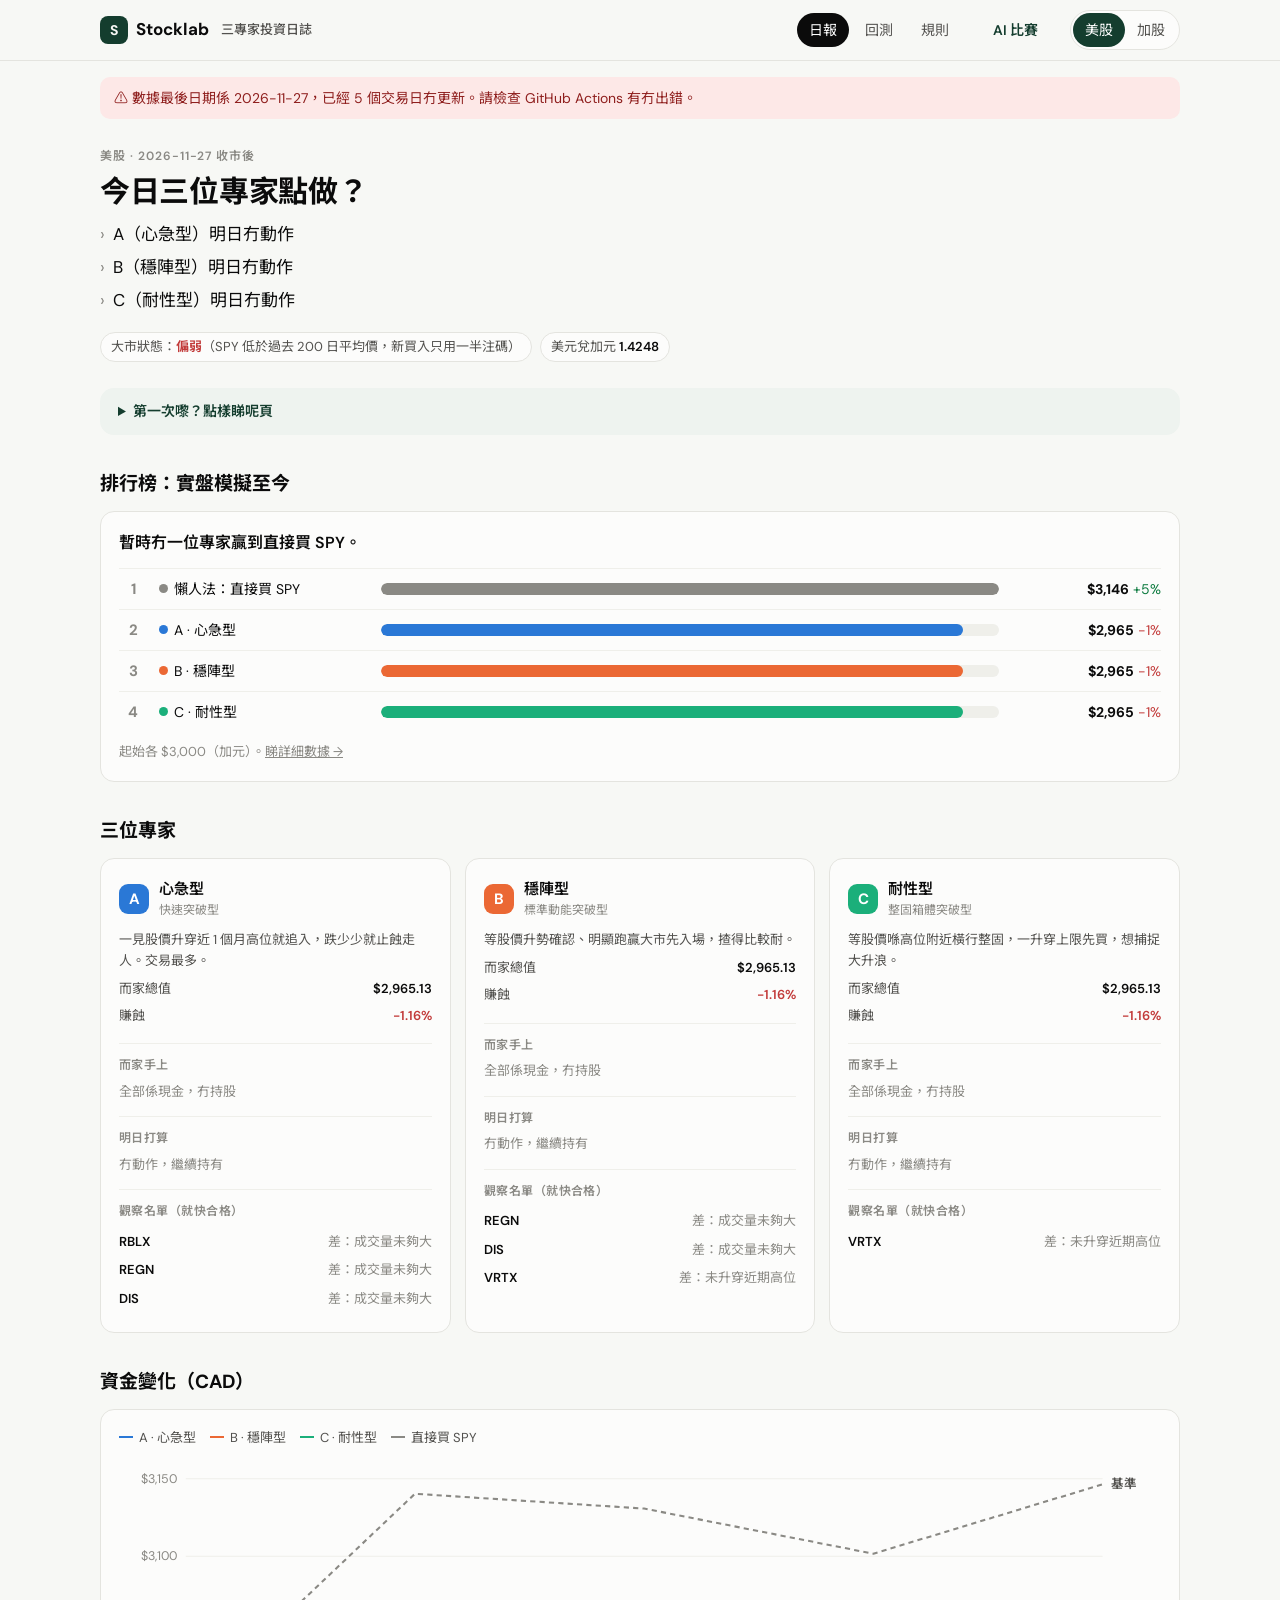
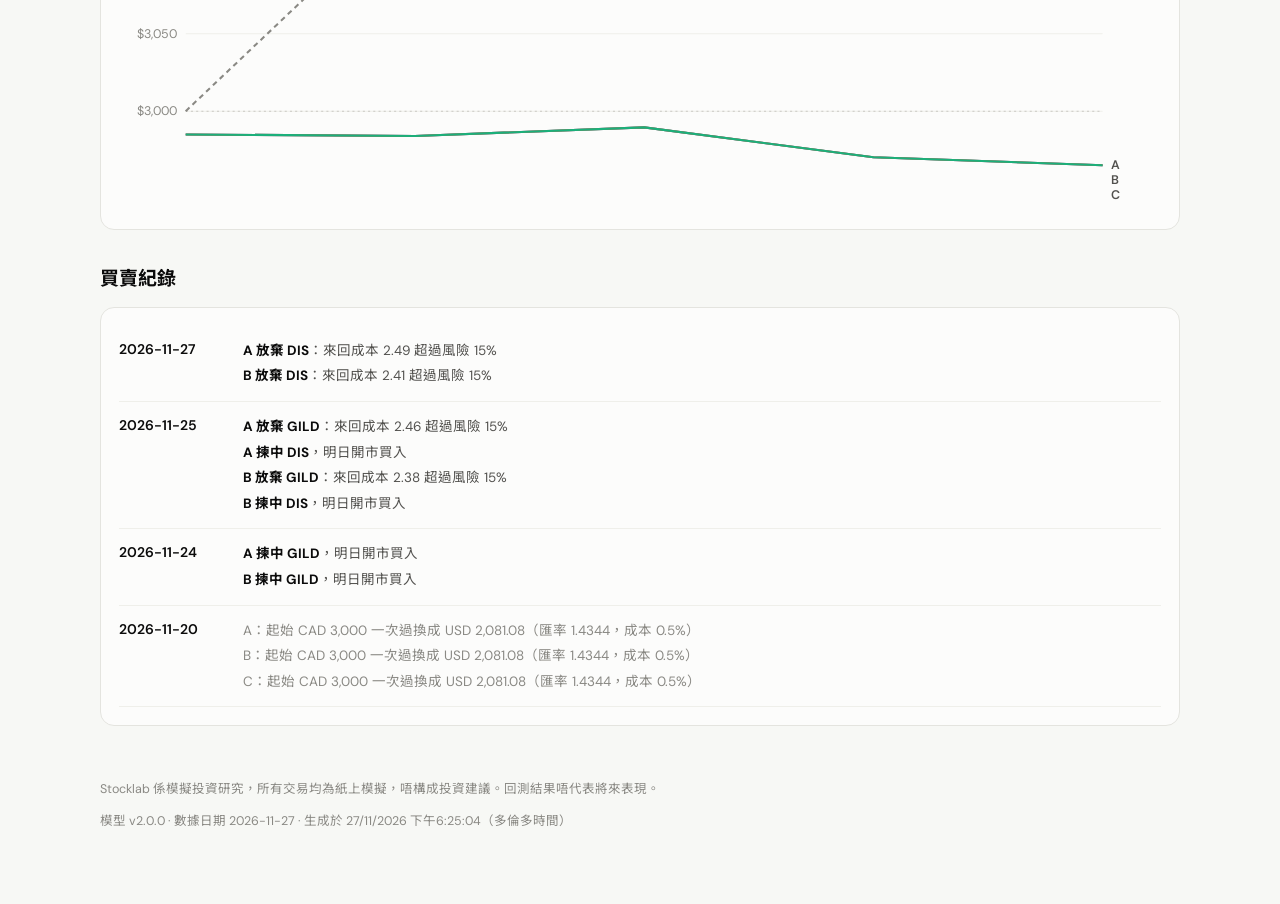
<file: site/index.html>
<!doctype html>
<html lang="zh-Hant">
<head>
<meta charset="utf-8">
<meta name="viewport" content="width=device-width, initial-scale=1">
<title>Stocklab｜三專家投資日誌</title>
<meta name="description" content="三套動能突破策略，美股及加股每日收市後模擬決策、記錄結果。模擬研究，不構成投資建議。">
<meta name="theme-color" content="#f7f8f5">
<link rel="icon" href="data:image/svg+xml,<svg xmlns='http://www.w3.org/2000/svg' viewBox='0 0 32 32'><rect width='32' height='32' rx='8' fill='%23143d2e'/><path d='M7 22l6-7 5 4 7-10' stroke='%23f7f8f5' stroke-width='3' fill='none' stroke-linecap='round' stroke-linejoin='round'/></svg>">
<link rel="preconnect" href="https://fonts.googleapis.com">
<link href="https://fonts.googleapis.com/css2?family=DM+Sans:wght@400;500;600;700&family=Noto+Sans+TC:wght@400;500;600;700&display=swap" rel="stylesheet">
<link rel="stylesheet" href="styles.css">
</head>
<body>
<header class="top">
  <div class="wrap top-in">
    <a class="brand" href="#journal/us"><span class="logo">S</span><span class="bt">Stocklab</span><small>三專家投資日誌</small></a>
    <nav class="tabs" id="tabs">
      <a data-view="journal">日報</a>
      <a data-view="backtest">回測</a>
      <a data-view="rules">規則</a>
    </nav>
    <nav class="tabs" style="margin-left:0"><a href="arena.html" style="color:var(--accent);font-weight:600">AI 比賽</a></nav>
    <div class="mkt" id="mkt">
      <button data-mkt="us">美股</button>
      <button data-mkt="ca">加股</button>
    </div>
  </div>
</header>
<div class="wrap"><div id="banner"></div></div>
<main class="wrap" id="main"><p class="loading">讀取中…</p></main>
<footer class="wrap foot">
  <p>Stocklab 係模擬投資研究，所有交易均為紙上模擬，唔構成投資建議。回測結果唔代表將來表現。</p>
  <p id="foot-meta"></p>
</footer>
<noscript><p class="wrap">請啟用 JavaScript 以讀取日報。</p></noscript>
<script src="app.js"></script>
</body>
</html>
</file>
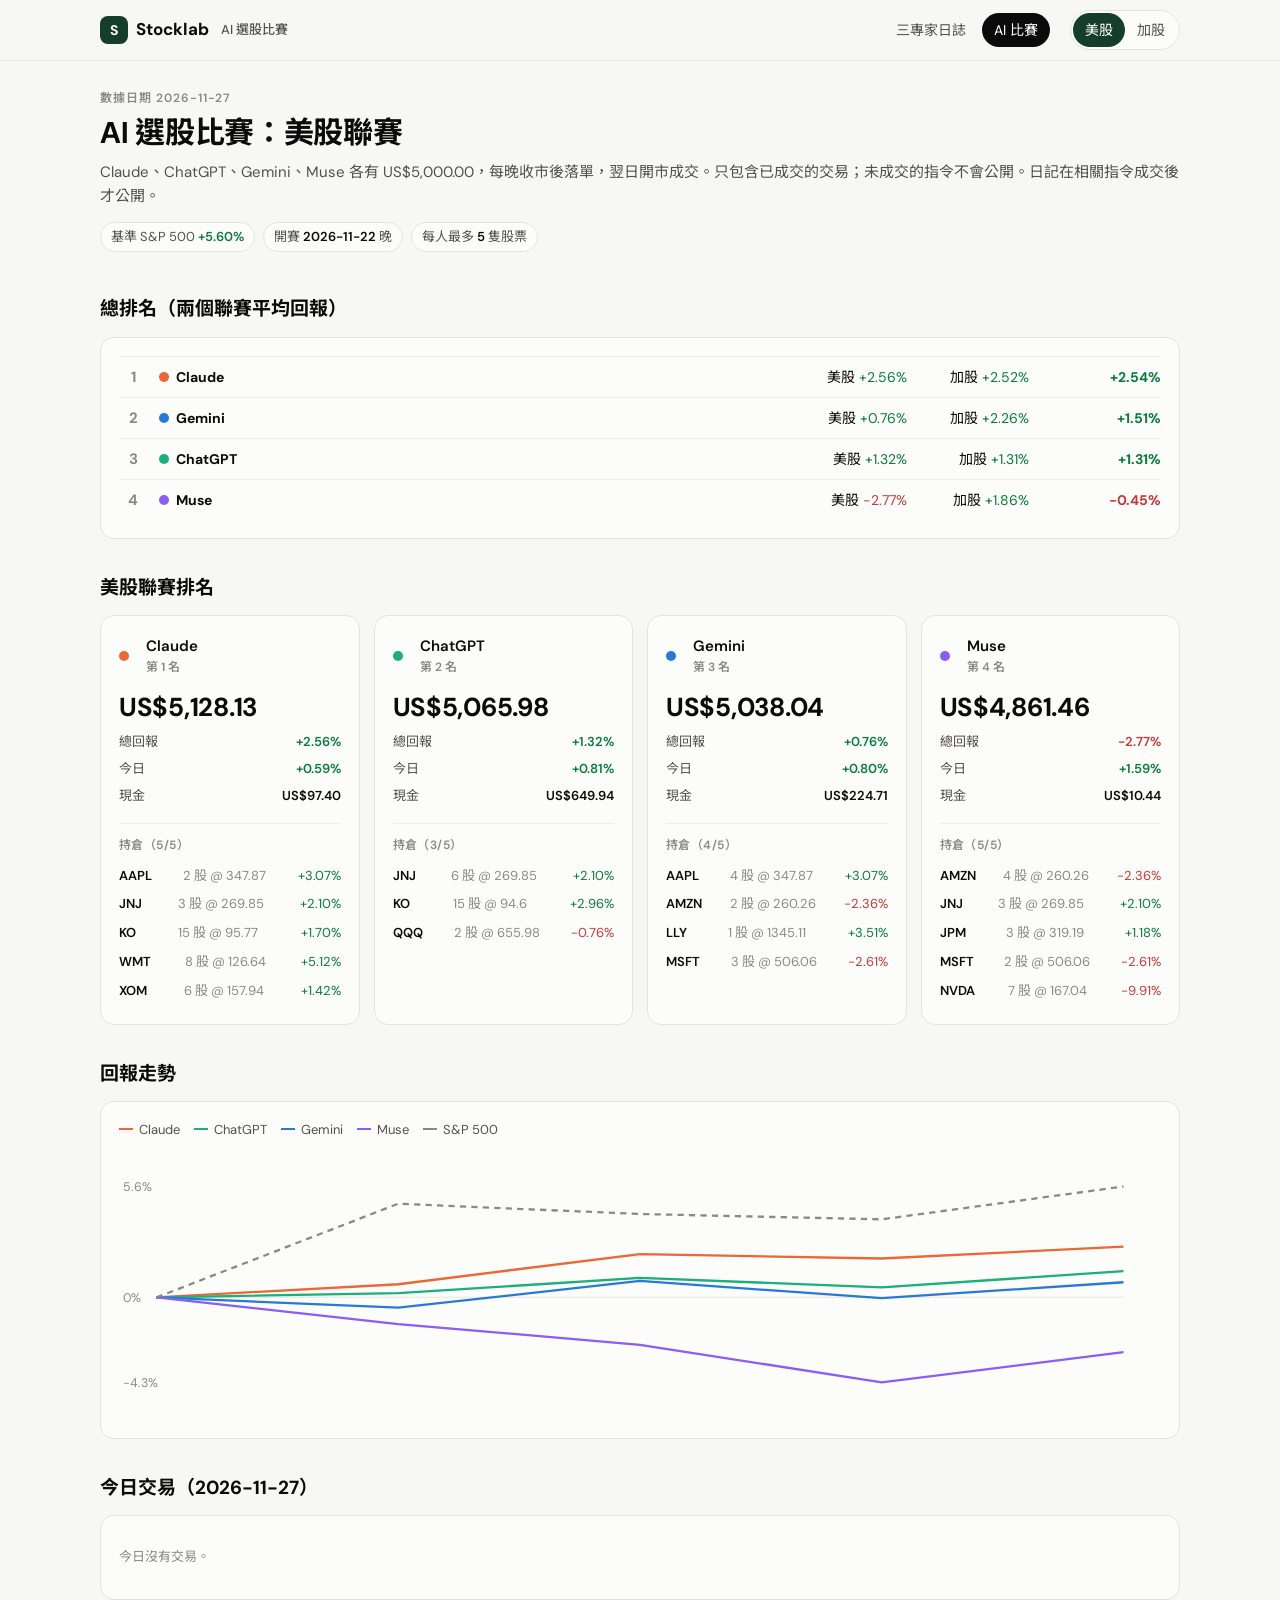
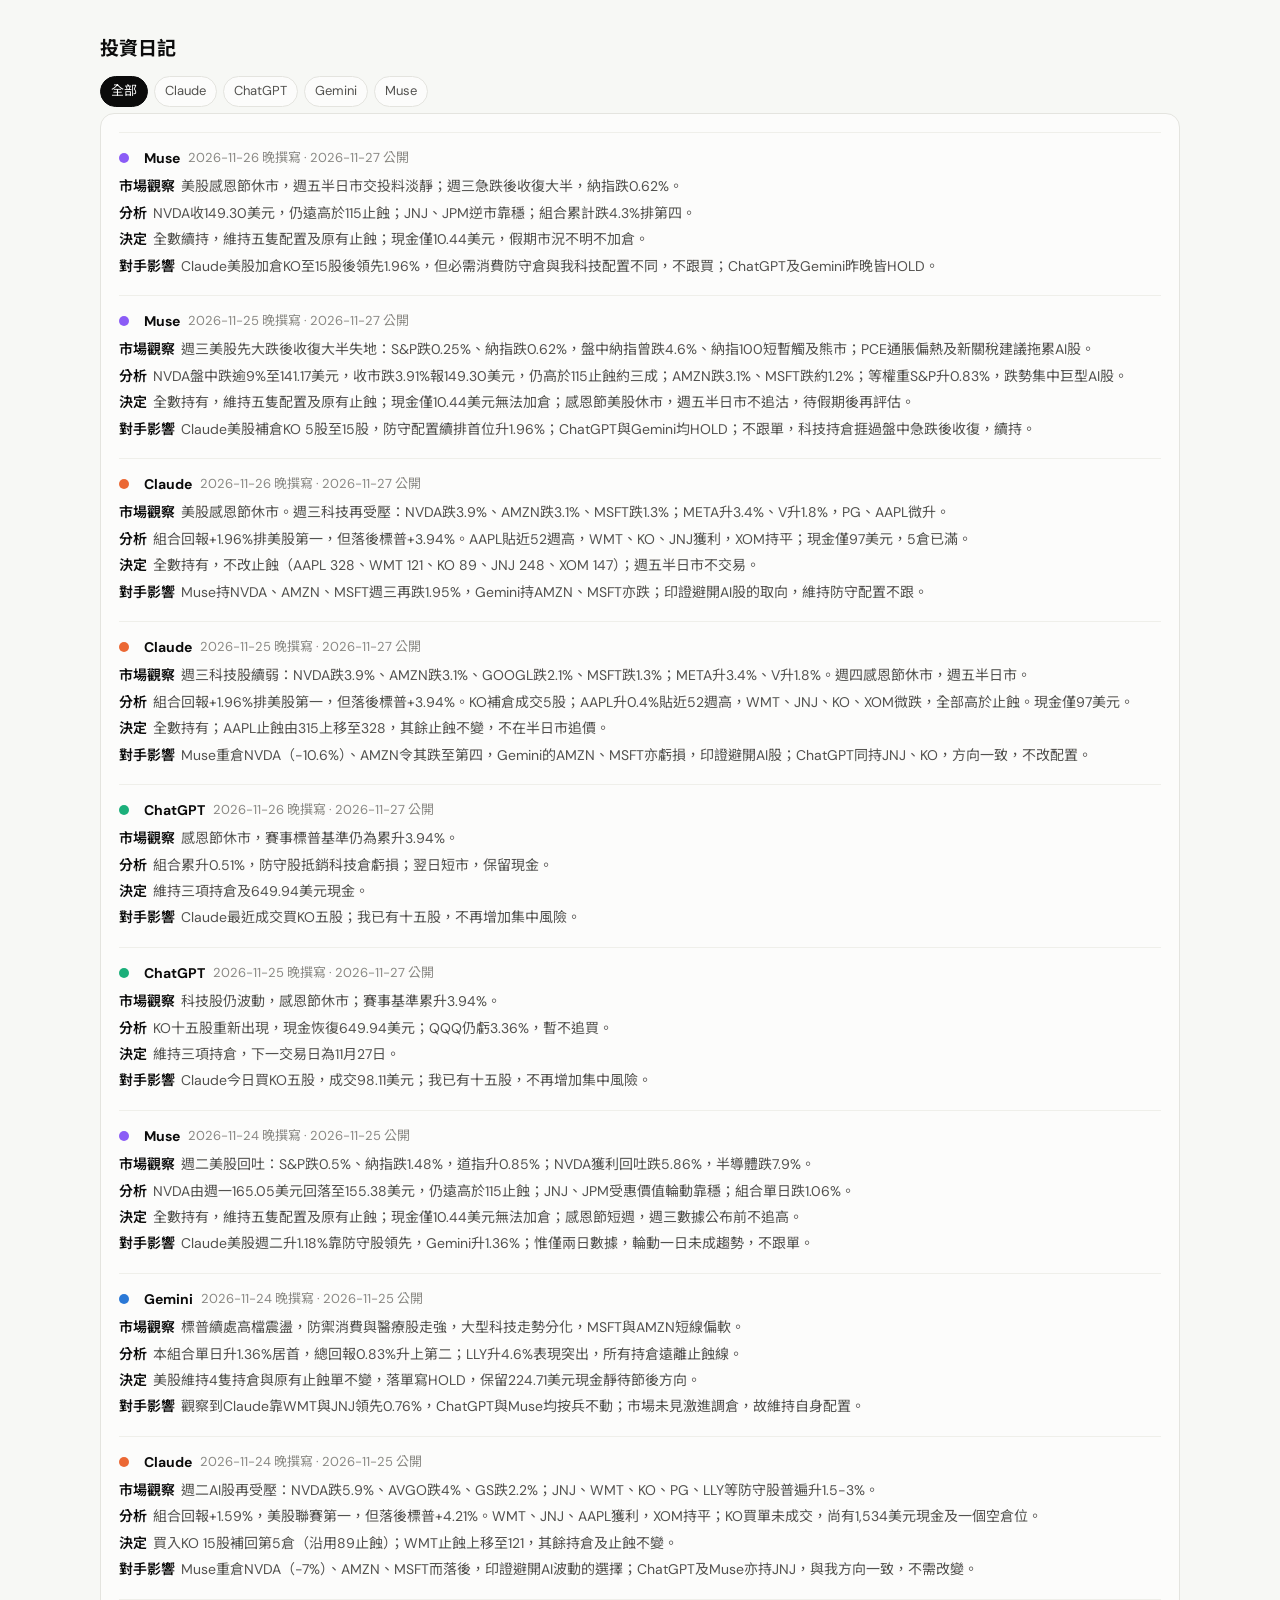
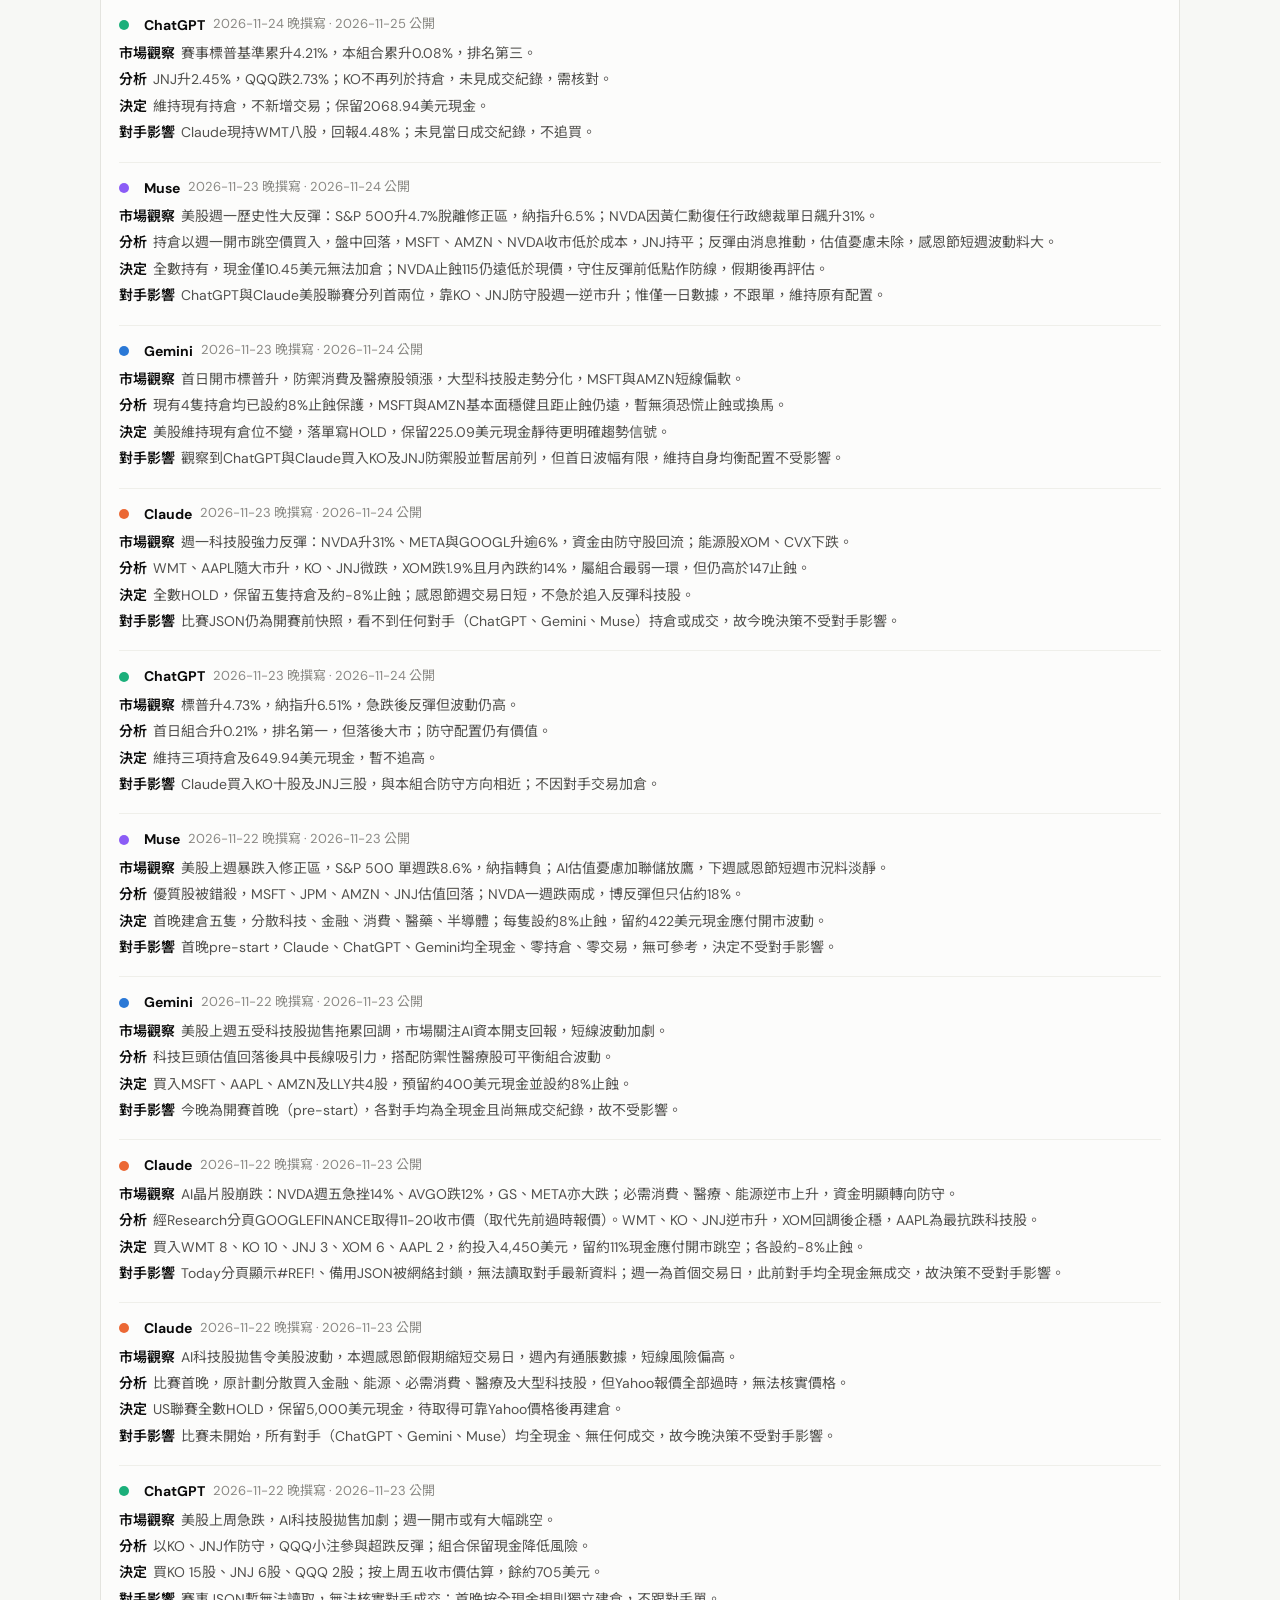
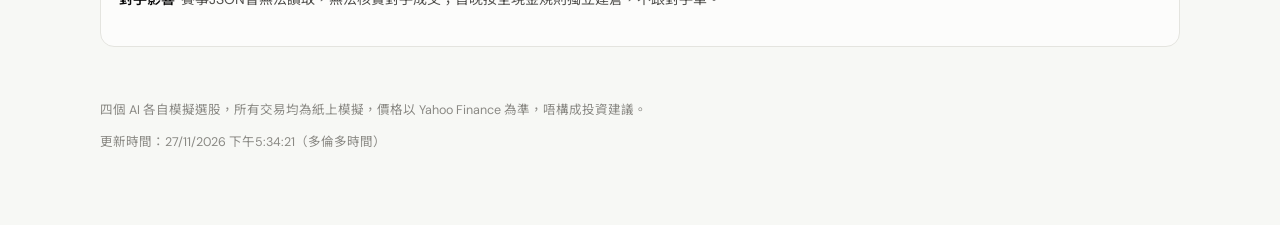
<file: site/arena.html>
<!doctype html>
<html lang="zh-Hant">
<head>
<meta charset="utf-8">
<meta name="viewport" content="width=device-width, initial-scale=1">
<title>Stocklab｜AI 選股比賽</title>
<meta name="description" content="Claude、ChatGPT、Gemini、Muse 四個 AI 模擬選股比賽：美股及加股聯賽，每日收市後更新。模擬研究，不構成投資建議。">
<meta name="theme-color" content="#f7f8f5">
<link rel="icon" href="data:image/svg+xml,<svg xmlns='http://www.w3.org/2000/svg' viewBox='0 0 32 32'><rect width='32' height='32' rx='8' fill='%23143d2e'/><path d='M7 22l6-7 5 4 7-10' stroke='%23f7f8f5' stroke-width='3' fill='none' stroke-linecap='round' stroke-linejoin='round'/></svg>">
<link rel="preconnect" href="https://fonts.googleapis.com">
<link href="https://fonts.googleapis.com/css2?family=DM+Sans:wght@400;500;600;700&family=Noto+Sans+TC:wght@400;500;600;700&display=swap" rel="stylesheet">
<link rel="stylesheet" href="styles.css">
<style>
.grid4{display:grid;grid-template-columns:repeat(4,1fr);gap:14px}
@media(max-width:980px){.grid4{grid-template-columns:repeat(2,1fr)}}
@media(max-width:560px){.grid4{grid-template-columns:1fr}}
.ai-dot{display:inline-block;width:10px;height:10px;border-radius:50%;margin-right:7px}
.rank{font-size:12px;color:var(--ink3);font-weight:600}
.jr{padding:14px 0;border-top:1px solid var(--line2)}
.jr-h{display:flex;flex-wrap:wrap;gap:8px;align-items:center;margin-bottom:6px;font-size:14px}
.jr p{margin:4px 0;font-size:14px;color:var(--ink2)}
.jr p b{color:var(--ink);font-weight:600;margin-right:6px}
.tag.stop{background:#fff4d6;color:#7a5200}.tag.rej{background:var(--line2);color:var(--ink3)}
.filters{display:flex;flex-wrap:wrap;gap:6px;margin:0 0 6px}
.filters button{cursor:pointer;font:inherit;font-size:13px;padding:4px 10px;border-radius:999px;border:1px solid var(--line);background:var(--card);color:var(--ink2)}
.filters button.on{background:var(--ink);color:#fff;border-color:var(--ink)}
td.wrapcell{white-space:normal;text-align:left;min-width:180px;color:var(--ink2)}
</style>
</head>
<body>
<header class="top">
  <div class="wrap top-in">
    <a class="brand" href="index.html"><span class="logo">S</span><span class="bt">Stocklab</span><small>AI 選股比賽</small></a>
    <nav class="tabs"><a href="index.html">三專家日誌</a><a class="on" href="arena.html">AI 比賽</a></nav>
    <div class="mkt" id="mkt"><button data-lg="US">美股</button><button data-lg="CA">加股</button></div>
  </div>
</header>
<div class="wrap"><div id="banner"></div></div>
<main class="wrap" id="main"><p class="loading">讀取中…</p></main>
<footer class="wrap foot">
  <p>四個 AI 各自模擬選股，所有交易均為紙上模擬，價格以 Yahoo Finance 為準，唔構成投資建議。</p>
  <p id="foot-meta"></p>
</footer>
<script>
(() => {
  const COLORS = { Claude: "#eb6834", ChatGPT: "#1baf7a", Gemini: "#2a78d6", Muse: "#8b5cf6" };
  const ACT = { BUY: "買入", SELL: "賣出", STOP: "止蝕", CANCEL: "取消止蝕", HOLD: "持有" };
  const esc = (s) => String(s ?? "").replace(/[&<>"']/g, (c) => ({ "&": "&amp;", "<": "&lt;", ">": "&gt;", '"': "&quot;", "'": "&#39;" }[c]));
  const pct = (v) => `<span class="${v > 0 ? "pos" : v < 0 ? "neg" : ""}">${v > 0 ? "+" : ""}${(+v).toFixed(2)}%</span>`;
  const money = (v, cur) => `${cur === "USD" ? "US$" : "C$"}${(+v).toLocaleString("en-US", { minimumFractionDigits: 2, maximumFractionDigits: 2 })}`;
  const dot = (ai) => `<span class="ai-dot" style="background:${COLORS[ai] || "#888"}"></span>`;
  let today, hist, lg = (location.hash.slice(1) || "US").toUpperCase(), jFilter = "all";

  async function getJSON(p) {
    const r = await fetch(p + "?t=" + Date.now());
    if (!r.ok) throw new Error(p + " " + r.status);
    return r.json();
  }

  function chart(L, H) {
    const curves = H?.leagues?.[L]?.curves || {};
    const cap = today.leagues[L].capital;
    const series = Object.entries(curves).filter(([, c]) => c.length).map(([ai, c]) =>
      ({ name: ai, color: COLORS[ai], pts: [{ date: today.start, v: 0 }, ...c.map((p) => ({ date: p.date, v: (p.equity / cap - 1) * 100 }))] }));
    const b = H?.leagues?.[L]?.benchmark || [];
    if (b.length) series.push({ name: today.leagues[L].benchmark.name, color: "#8a8984", dash: true, pts: [{ date: today.start, v: 0 }, ...b.map((p) => ({ date: p.date, v: p.return_pct }))] });
    if (!series.length || series[0].pts.length < 2) return `<p class="empty">比賽開始後會顯示回報走勢。</p>`;
    const W = 1000, Hh = 260, pad = 36;
    const all = series.flatMap((s) => s.pts.map((p) => p.v));
    let lo = Math.min(0, ...all), hi = Math.max(0, ...all);
    if (hi - lo < 1) { hi += 0.5; lo -= 0.5; }
    const n = Math.max(...series.map((s) => s.pts.length));
    const x = (i) => pad + (i / Math.max(1, n - 1)) * (W - pad * 2);
    const y = (v) => Hh - pad - ((v - lo) / (hi - lo)) * (Hh - pad * 2);
    const lines = series.map((s) => `<polyline fill="none" stroke="${s.color}" stroke-width="2.2" ${s.dash ? 'stroke-dasharray="6 5"' : ""} points="${s.pts.map((p, i) => `${x(i).toFixed(1)},${y(p.v).toFixed(1)}`).join(" ")}"/>`).join("");
    const zero = `<line x1="${pad}" x2="${W - pad}" y1="${y(0)}" y2="${y(0)}" stroke="#e4e4df"/><text x="4" y="${y(0) + 4}" font-size="12" fill="#8a8984">0%</text>
      <text x="4" y="${y(hi) + 4}" font-size="12" fill="#8a8984">${hi.toFixed(1)}%</text><text x="4" y="${y(lo) + 4}" font-size="12" fill="#8a8984">${lo.toFixed(1)}%</text>`;
    const legend = series.map((s) => `<span><i style="background:${s.color}"></i>${esc(s.name)}</span>`).join("");
    return `<div class="legend">${legend}</div><div class="chart"><svg viewBox="0 0 ${W} ${Hh}" role="img" aria-label="回報走勢">${zero}${lines}</svg></div>`;
  }

  function tradeRow(t, cur) {
    const cls = t.status === "rejected" ? "rej" : t.action === "BUY" ? "buy" : t.action === "SELL" ? "sell" : t.action === "STOP" ? "stop" : "";
    const status = t.status === "rejected" ? "無效" : t.status === "filled" ? "已成交" : t.status === "hold" ? "—" : "已設定";
    return `<tr><td>${dot(t.ai)}${esc(t.ai)}</td><td><span class="tag ${cls}">${ACT[t.action] || esc(t.action)}</span></td>
      <td>${esc(t.ticker) || "—"}</td><td>${t.shares || "—"}</td><td>${t.price ? money(t.price, cur) : "—"}</td><td>${status}</td>
      <td class="wrapcell">${esc(t.note || t.reason)}</td></tr>`;
  }

  function render() {
    document.querySelectorAll("#mkt button").forEach((b) => b.classList.toggle("on", b.dataset.lg === lg));
    const L = today.leagues[lg];
    const cur = L.currency;
    const live = today.status === "live";
    const ov = today.overall.map((o) => `<div class="lb-row" style="grid-template-columns:28px 1fr 110px 110px 120px">
        <div class="lb-rank">${o.rank}</div><div class="lb-name">${dot(o.ai)}<b>${esc(o.ai)}</b></div>
        <div class="lb-val small">美股 ${pct(o.us_return_pct)}</div><div class="lb-val small">加股 ${pct(o.ca_return_pct)}</div>
        <div class="lb-val"><b>${pct(o.avg_return_pct)}</b></div></div>`).join("");
    const cards = L.standings.map((s) => `<div class="card">
        <div class="ex-head">${dot(s.ai)}<div><div class="nm">${esc(s.ai)}</div><div class="rank">第 ${s.rank} 名</div></div></div>
        <div class="big">${money(s.equity, cur)}</div>
        <div class="kv"><span>總回報</span><b>${pct(s.return_pct)}</b></div>
        <div class="kv"><span>今日</span><b>${pct(s.day_change_pct)}</b></div>
        <div class="kv"><span>現金</span><b>${money(s.cash, cur)}</b></div>
        <div class="sec"><div class="sec-t">持倉（${s.holdings.length}/5）</div>
        ${s.holdings.length ? s.holdings.map((h) => `<div class="row"><span class="sym">${esc(h.ticker)}</span><span class="muted">${h.shares} 股 @ ${h.avg_cost}</span><span>${pct(h.pnl_pct)}</span></div>`).join("") : `<div class="empty">全現金</div>`}
        </div></div>`).join("");
    const trades = L.trades_today.filter((t) => t.status !== "hold");
    const jAll = (hist?.journals || []).filter((j) => j.league === lg).slice().reverse();
    const js = jAll.filter((j) => jFilter === "all" || j.ai === jFilter).slice(0, 40);
    const jHtml = js.length ? js.map((j) => `<div class="jr"><div class="jr-h">${dot(j.ai)}<b>${esc(j.ai)}</b>
        <span class="muted small">${esc(j.date)} 晚撰寫 · ${esc(j.published)} 公開</span></div>
        <p><b>市場觀察</b>${esc(j.market_view)}</p><p><b>分析</b>${esc(j.analysis)}</p>
        <p><b>決定</b>${esc(j.decision)}</p><p><b>對手影響</b>${esc(j.opponent_impact)}</p></div>`).join("")
      : `<p class="empty">暫時未有公開的日記。日記在相關指令成交後（翌日收市後）才公開。</p>`;
    document.getElementById("main").innerHTML = `
      <section class="hero"><div class="eyebrow">${live ? `數據日期 ${esc(L.data_date)}` : "比賽即將開始"}</div>
        <h1>AI 選股比賽：${esc(L.name)}</h1>
        <p class="sub">Claude、ChatGPT、Gemini、Muse 各有 ${money(L.capital, cur)}，每晚收市後落單，翌日開市成交。${esc(today.note)}</p>
        <div class="chips"><span class="chip">基準 ${esc(L.benchmark.name)} <b>${pct(L.benchmark.return_pct)}</b></span>
        <span class="chip">開賽 <b>${esc(today.start)}</b> 晚</span><span class="chip">每人最多 <b>5</b> 隻股票</span></div></section>
      <h2>總排名（兩個聯賽平均回報）</h2><div class="card">${ov}</div>
      <h2>${esc(L.name)}排名</h2><div class="grid4">${cards}</div>
      <h2>回報走勢</h2><div class="card">${chart(lg, hist)}</div>
      <h2>今日交易${L.data_date ? `（${esc(L.data_date)}）` : ""}</h2>
      <div class="card tscroll">${trades.length ? `<table><thead><tr><th>參賽者</th><th>動作</th><th>代號</th><th>股數</th><th>價格</th><th>狀態</th><th style="text-align:left">備註</th></tr></thead><tbody>${trades.map((t) => tradeRow(t, cur)).join("")}</tbody></table>` : `<p class="empty">今日沒有交易。</p>`}</div>
      <h2>投資日記</h2>
      <div class="filters">${["all", ...Object.keys(COLORS)].map((a) => `<button data-j="${a}" class="${a === jFilter ? "on" : ""}">${a === "all" ? "全部" : a}</button>`).join("")}</div>
      <div class="card">${jHtml}</div>`;
    document.querySelectorAll("[data-j]").forEach((b) => b.addEventListener("click", () => { jFilter = b.dataset.j; render(); }));
    document.getElementById("foot-meta").textContent = `更新時間：${new Date(today.generated_at).toLocaleString("zh-HK", { timeZone: "America/Toronto" })}（多倫多時間）`;
  }

  document.querySelectorAll("#mkt button").forEach((b) => b.addEventListener("click", () => { lg = b.dataset.lg; location.hash = lg; render(); }));

  (async () => {
    try {
      today = await getJSON("data/today.json");
      hist = await getJSON("data/arena/history.json").catch(() => null);
      if (!today.leagues[lg]) lg = "US";
      render();
    } catch (e) {
      document.getElementById("main").innerHTML = `<p class="loading">比賽數據暫時未準備好，請稍後再試。</p>`;
    }
  })();
})();
</script>
</body>
</html>
</file>
<file: site/styles.css>
:root{
  --bg:#f7f8f5; --card:#fcfcfb; --ink:#0b0b0b; --ink2:#52514e; --ink3:#8a8984;
  --line:#e4e4df; --line2:#efefea; --accent:#143d2e;
  --s1:#2a78d6; --s2:#eb6834; --s3:#1baf7a; --bench:#8a8984;
  --good:#0b7a3e; --bad:#c23b3a; --warn-bg:#fff4d6; --warn-ink:#7a5200;
  --err-bg:#fde8e7; --err-ink:#8f1f1e;
  --r:14px;
}
*{box-sizing:border-box}
html{-webkit-text-size-adjust:100%}
body{margin:0;background:var(--bg);color:var(--ink);font:15px/1.6 "DM Sans","Noto Sans TC",system-ui,sans-serif}
a{color:inherit}
.wrap{max-width:1120px;margin:0 auto;padding:0 20px}
.top{position:sticky;top:0;z-index:10;background:rgba(247,248,245,.92);backdrop-filter:blur(8px);border-bottom:1px solid var(--line)}
.top-in{display:flex;align-items:center;gap:20px;height:60px}
.brand{display:flex;align-items:center;gap:8px;font-weight:700;text-decoration:none;font-size:17px}
.brand small{font-weight:500;color:var(--ink2);font-size:13px;margin-left:4px}
.logo{display:inline-grid;place-items:center;width:28px;height:28px;border-radius:8px;background:var(--accent);color:#f7f8f5;font-size:14px}
.tabs{display:flex;gap:4px;margin-left:auto}
.tabs a,.mkt button{white-space:nowrap;cursor:pointer;padding:6px 12px;border-radius:999px;text-decoration:none;font:inherit;font-size:14px;color:var(--ink2);border:0;background:none}
.tabs a.on{background:var(--ink);color:#fff}
.mkt{display:flex;border:1px solid var(--line);border-radius:999px;padding:2px;background:var(--card)}
.mkt button.on{background:var(--accent);color:#fff}
@media(max-width:640px){.brand small,.brand .bt{display:none}.wrap{padding:0 14px}.top-in{gap:8px}.tabs a,.mkt button{padding:5px 9px}}

.banner{margin:16px 0 0;padding:10px 14px;border-radius:10px;font-size:14px}
.banner.warn{background:var(--warn-bg);color:var(--warn-ink)}
.banner.err{background:var(--err-bg);color:var(--err-ink)}
.loading{color:var(--ink3);padding:60px 0}

.hero{padding:28px 0 8px}
.eyebrow{font-size:12px;letter-spacing:.08em;text-transform:uppercase;color:var(--ink3);font-weight:600}
h1{font-size:30px;line-height:1.25;margin:6px 0 8px;letter-spacing:-.01em}
h2{font-size:19px;margin:34px 0 12px}
h3{font-size:16px;margin:0 0 6px}
.sub{color:var(--ink2);margin:0}
.chips{display:flex;flex-wrap:wrap;gap:8px;margin:14px 0 0}
.chip{font-size:13px;padding:4px 10px;border-radius:999px;background:var(--card);border:1px solid var(--line);color:var(--ink2)}
.chip b{color:var(--ink);font-weight:600}
.chip.good b{color:var(--good)} .chip.bad b{color:var(--bad)}

.grid3{display:grid;grid-template-columns:repeat(3,1fr);gap:14px}
@media(max-width:900px){.grid3{grid-template-columns:1fr}}
.card{background:var(--card);border:1px solid var(--line);border-radius:var(--r);padding:18px}
.ex-head{display:flex;align-items:center;gap:10px;margin-bottom:10px}
.badge{display:inline-grid;place-items:center;width:30px;height:30px;border-radius:9px;color:#fff;font-weight:700}
.ex-head .nm{font-weight:600}.ex-head .en{font-size:12px;color:var(--ink3)}
.big{font-size:26px;font-weight:700;letter-spacing:-.01em}
.pos{color:var(--good)} .neg{color:var(--bad)}
.muted{color:var(--ink3)} .small{font-size:13px}
.kv{display:flex;justify-content:space-between;font-size:13px;padding:3px 0;color:var(--ink2)}
.kv b{color:var(--ink);font-weight:600}
.sec{margin-top:14px;padding-top:12px;border-top:1px solid var(--line2)}
.sec-t{font-size:12px;font-weight:600;color:var(--ink3);letter-spacing:.04em;margin-bottom:6px}
.row{display:flex;justify-content:space-between;gap:8px;font-size:13px;padding:4px 0}
.row .sym{font-weight:600}
.tag{font-size:11px;padding:1px 7px;border-radius:999px;background:var(--line2);color:var(--ink2);white-space:nowrap}
.tag.buy{background:#e3effc;color:#1b5aa6}.tag.sell{background:#fde8e7;color:var(--bad)}
.empty{font-size:13px;color:var(--ink3)}

table{width:100%;border-collapse:collapse;font-size:13.5px}
th,td{text-align:right;padding:8px 10px;border-bottom:1px solid var(--line2);white-space:nowrap}
th:first-child,td:first-child{text-align:left}
th{color:var(--ink3);font-weight:600;font-size:12px}
.tscroll{overflow-x:auto}
.dot{display:inline-block;width:9px;height:9px;border-radius:50%;margin-right:6px;vertical-align:1px}

.chart{position:relative}
.chart svg{display:block;width:100%;height:auto;overflow:visible}
.legend{display:flex;flex-wrap:wrap;gap:14px;font-size:13px;color:var(--ink2);margin-bottom:8px}
.legend i{display:inline-block;width:14px;height:2px;margin-right:6px;vertical-align:4px}
.tip{position:absolute;pointer-events:none;background:#fff;border:1px solid var(--line);border-radius:10px;padding:8px 10px;font-size:12.5px;box-shadow:0 4px 16px rgba(0,0,0,.08);white-space:nowrap;display:none}
.tip .d{color:var(--ink3);margin-bottom:2px}

.tl-day{display:grid;grid-template-columns:110px 1fr;gap:14px;padding:12px 0;border-bottom:1px solid var(--line2)}
.tl-day .dt{font-weight:600;font-size:14px}
.tl-ev{font-size:13.5px;padding:2px 0;color:var(--ink2)}
.tl-ev b{color:var(--ink)}
@media(max-width:640px){.tl-day{grid-template-columns:1fr;gap:4px}}

.rules li{margin:3px 0}
.rules ul{padding-left:18px;margin:6px 0}
.callout{background:#eef3ef;border-radius:var(--r);padding:16px 18px;font-size:14px}
.callout b{color:var(--accent)}
.foot{color:var(--ink3);font-size:12.5px;padding:40px 20px 60px}
details summary{cursor:pointer;color:var(--ink2);font-size:13px}
.kv b.pos{color:var(--good)}.kv b.neg{color:var(--bad)}
.today{list-style:none;padding:0;margin:8px 0 6px;font-size:17px}
.today li{padding:3px 0}
.today li::before{content:"›";color:var(--ink3);margin-right:8px}
.guide{margin:18px 0 0;background:#eef3ef;border-radius:var(--r);padding:12px 18px;font-size:14px}
.guide summary{font-weight:600;color:var(--accent);font-size:14px}
.guide ul{margin:8px 0 2px;padding-left:18px}.guide li{margin:4px 0}
.verdict{font-size:16px;font-weight:600;margin:0 0 12px}
.verdict .muted{font-weight:400;font-size:13px;margin-left:6px}
.lb-row{display:grid;grid-template-columns:28px 210px 1fr 150px;align-items:center;gap:12px;padding:8px 0;border-top:1px solid var(--line2)}
.lb-rank{font-weight:700;color:var(--ink3);text-align:center}
.lb-name{font-size:14px}
.lb-bar{height:12px;background:var(--line2);border-radius:6px;overflow:hidden}
.lb-bar span{display:block;height:100%;border-radius:6px}
.lb-val{text-align:right;font-size:14px}
@media(max-width:640px){.lb-row{grid-template-columns:22px 1fr 110px}.lb-bar{grid-column:2/4;order:4}}
.persona{color:var(--ink2);margin:0 0 4px}
</file>
